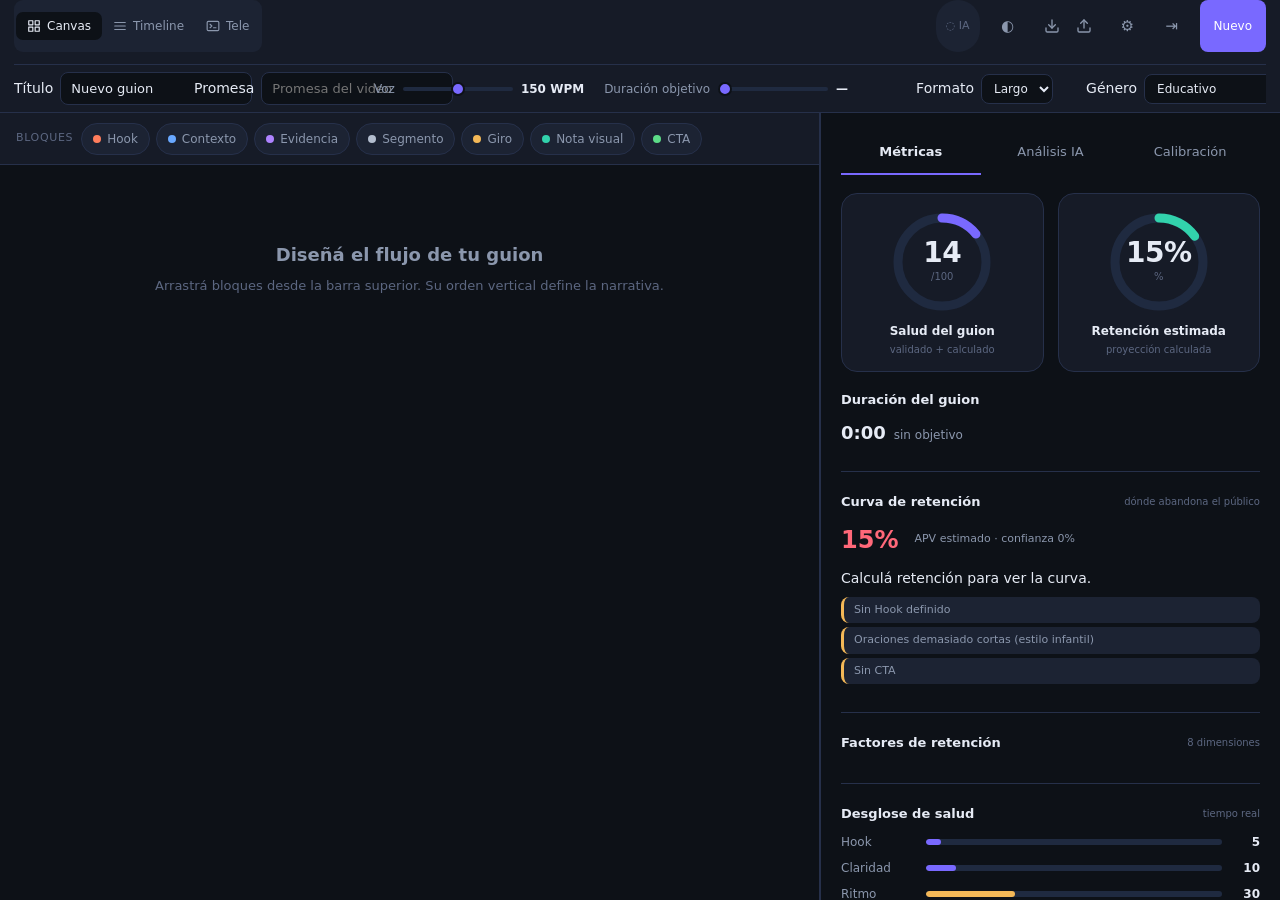
<file: index.html>
<!doctype html>
<html lang="es">
<head>
  <meta charset="utf-8">
  <meta name="viewport" content="width=device-width,initial-scale=1">
  <meta name="theme-color" content="#0d1117">
  <title>ScriptLab</title>
  <link rel="stylesheet" href="./styles.css">
</head>
<body>
  <header class="h">
    <nav class="seg" role="tablist" aria-label="Vistas">
      <button class="view on" data-view="canvas" title="Canvas">
        <svg width="14" height="14" viewBox="0 0 24 24" fill="none" stroke="currentColor" stroke-width="2" stroke-linecap="round" stroke-linejoin="round"><rect x="3" y="3" width="7" height="7"/><rect x="14" y="3" width="7" height="7"/><rect x="3" y="14" width="7" height="7"/><rect x="14" y="14" width="7" height="7"/></svg>
        <span>Canvas</span>
      </button>
      <button class="view" data-view="timeline" title="Timeline">
        <svg width="14" height="14" viewBox="0 0 24 24" fill="none" stroke="currentColor" stroke-width="2" stroke-linecap="round" stroke-linejoin="round"><line x1="3" y1="12" x2="21" y2="12"/><line x1="3" y1="6" x2="21" y2="6"/><line x1="3" y1="18" x2="21" y2="18"/></svg>
        <span>Timeline</span>
      </button>
      <button class="view" data-view="tele" title="Teleprompter">
        <svg width="14" height="14" viewBox="0 0 24 24" fill="none" stroke="currentColor" stroke-width="2" stroke-linecap="round" stroke-linejoin="round"><rect x="2" y="4" width="20" height="16" rx="2"/><path d="M7 15l3-3-3-3"/><path d="M13 15h4"/></svg>
        <span>Tele</span>
      </button>
    </nav>
    <div class="spacer"></div>
    <span id="ai-activity" class="ai-activity heuristic" title="Estado del diagnóstico local">◌ Heurístico</span>
    <button id="theme" class="icon-btn" title="Alternar tema" aria-label="Alternar tema">◐</button>
    <div class="export-wrap">
      <button id="import-btn" class="icon-btn" aria-label="Importar" title="Importar proyecto">
        <svg width="16" height="16" viewBox="0 0 24 24" fill="none" stroke="currentColor" stroke-width="2" stroke-linecap="round" stroke-linejoin="round"><path d="M21 15v4a2 2 0 0 1-2 2H5a2 2 0 0 1-2-2v-4"/><polyline points="7 10 12 15 17 10"/><line x1="12" y1="15" x2="12" y2="3"/></svg>
      </button>
      <input id="import-input" type="file" accept=".json,.md,.scriptlab.json" hidden>
      <button id="export" class="icon-btn" aria-label="Exportar" title="Exportar">
        <svg width="16" height="16" viewBox="0 0 24 24" fill="none" stroke="currentColor" stroke-width="2" stroke-linecap="round" stroke-linejoin="round"><path d="M21 15v4a2 2 0 0 1-2 2H5a2 2 0 0 1-2-2v-4"/><polyline points="17 8 12 3 7 8"/><line x1="12" y1="3" x2="12" y2="15"/></svg>
      </button>
      <div id="export-menu" class="export-menu" hidden>
        <button data-export="json">JSON</button>
        <button data-export="html">HTML</button>
        <button data-export="md">Markdown</button>
      </div>
    </div>
    <button id="ai" class="icon-btn" title="Configurar IA">⚙</button>
    <button id="toggle-right" class="icon-btn" title="Modo enfoque (ocultar panel)" aria-label="Modo enfoque">⇥</button>
    <button id="new" class="new-btn" title="Nuevo proyecto">Nuevo</button>
    <div class="meta-bar" id="meta-bar">
      <label class="field">Título<input id="title" type="text" placeholder="Título del guion"></label>
      <span class="div-v"></span>
      <label class="field">Promesa<input id="promise" type="text" placeholder="Promesa del video"></label>
      <span class="div-v"></span>
      <label class="slider">Voz <input id="wpm" type="range" min="115" max="185" value="150"><b id="wpm-value">150 WPM</b></label>
      <span class="div-v"></span>
      <label class="slider">Duración objetivo <input id="target-duration" type="range" min="0" max="3600" step="15" value="0" title="0 = sin objetivo"><b id="target-duration-value">—</b></label>
      <span class="div-v"></span>
      <label class="field" style="flex:0 0 auto">Formato<select id="proj-format" style="background:var(--bg);border:1px solid var(--border);border-radius:var(--r-sm);padding:6px 8px;font-size:12px"><option value="long">Largo</option><option value="short">Short</option></select></label>
      <label class="field" style="flex:0 0 auto">Género<select id="proj-genre" style="background:var(--bg);border:1px solid var(--border);border-radius:var(--r-sm);padding:6px 8px;font-size:12px"><option value="educativo">Educativo</option><option value="ensayo">Ensayo</option><option value="tutorial">Tutorial</option><option value="entretenimiento">Entretenimiento</option></select></label>
    </div>
  </header>

  <main class="m">
    <section class="editor">
      <nav class="palette-bar" id="palette-bar">
        <span class="palette-label">Bloques</span>
        <div id="palette" class="palette"></div>
      </nav>
      <section id="canvas" class="panel on">
        <div id="viewport"><div id="stage"><div id="flow"></div></div>
        <div id="empty"><h2>Diseñá el flujo de tu guion</h2><p>Arrastrá bloques desde la barra superior. Su orden vertical define la narrativa.</p></div></div>
      </section>
      <section id="timeline" class="panel"><h2>Timeline</h2><div id="timeline-list"></div></section>
      <section id="tele" class="panel">
        <div class="telebar">
          <button id="speak">▶ Leer</button><button id="pause-speak">Ⅱ</button><button id="prev-speak">◀</button><button id="next-speak">▶</button>
          <label>Velocidad <input id="rate" type="range" min=".8" max="1.3" step=".1" value="1"></label>
          <button id="full">Pantalla completa</button>
        </div>
        <article id="teletext"></article>
      </section>
    </section>

    <aside class="reader" id="reader">
      <div class="reader-handle" id="reader-handle" aria-label="Deslizar panel"></div>
      <div class="reader-overlay" id="reader-overlay" hidden></div>
      <div class="reader-inner">
        <nav class="reader-tabs reader-tabs-top" role="tablist" aria-label="Diagnóstico">
          <button class="reader-tab on" data-rtab="metrics" role="tab">Métricas</button>
          <button class="reader-tab" data-rtab="ia" role="tab">Análisis IA</button>
          <button class="reader-tab" data-rtab="calibration" role="tab">Calibración</button>
        </nav>
        <div class="reader-tabpage on" data-rtabpage="metrics" id="metrics-tabpage">
        <div id="calibration-indicator" class="cal-indicator"></div>
        <div class="hero">
          <div class="ring-card"><div class="ring"><svg width="104" height="104" viewBox="0 0 104 104"><circle cx="52" cy="52" r="44" fill="none" stroke="var(--track)" stroke-width="9"/><circle id="ring-health" cx="52" cy="52" r="44" fill="none" stroke="var(--purple)" stroke-width="9" stroke-linecap="round" stroke-dasharray="276.5" stroke-dashoffset="276.5" transform="rotate(-90 52 52)"/></svg><div class="ring-num"><b id="health-num">—</b><small>/100</small></div></div><div class="ring-name">Salud del guion</div><div class="ring-sub">validado + calculado</div></div>
          <div class="ring-card"><div class="ring"><svg width="104" height="104" viewBox="0 0 104 104"><circle cx="52" cy="52" r="44" fill="none" stroke="var(--track)" stroke-width="9"/><circle id="ring-retention" cx="52" cy="52" r="44" fill="none" stroke="var(--teal)" stroke-width="9" stroke-linecap="round" stroke-dasharray="276.5" stroke-dashoffset="276.5" transform="rotate(-90 52 52)"/></svg><div class="ring-num"><b id="retention-num">—</b><small>%</small></div></div><div class="ring-name">Retención estimada</div><div class="ring-sub">proyección calculada</div></div>
        </div>

        <!-- ZONA HEURÍSTICA -->
        <section class="sec" id="time-section"><div class="sec-h"><span class="sec-t">Duración del guion</span><span class="sec-hint" id="time-hint"></span></div><div id="time-meter"></div></section>
        <section class="sec"><div class="sec-h"><span class="sec-t">Curva de retención</span><span class="sec-hint">dónde abandona el público</span></div><div id="retention-summary" class="retention-summary"></div><div id="retention-curve-svg"></div><div id="retention-risks" class="retention-risks"></div><div id="retention-recs" class="retention-recs"></div></section>
        <section class="sec"><div class="sec-h"><span class="sec-t">Factores de retención</span><span class="sec-hint">8 dimensiones</span></div><div id="retention-factors-grid"></div></section>
        <section class="sec"><div class="sec-h"><span class="sec-t">Desglose de salud</span><span class="sec-hint">tiempo real</span></div><div id="health-breakdown"></div></section>
        <section class="sec"><div class="sec-h"><span class="sec-t">Carga cognitiva</span><span class="sec-hint">Miller 1956 · Sweller 1988</span></div><div id="cognitive-load"></div></section>
        <section class="sec"><div class="sec-h"><span class="sec-t">Estructura</span><span class="sec-hint">por tipo de bloque</span></div><div id="structure-chips" class="chips"></div></section>

        </div>

        <div class="reader-tabpage" data-rtabpage="ia" id="ia-tabpage">
          <div id="ia-locked" class="ia-locked">Activá el Modo IA en ⚙ para usar esta pestaña.</div>
          <div id="ia-content" hidden>
            <button id="run-deep" class="deep-btn" title="Corre los análisis semánticos profundos"><span class="deep-label">✦ Analizar a fondo</span><span class="deep-sub">repetición · ideas · ritmo · cobertura</span></button>
            <div id="deep-status"></div>
            <section class="sec" id="sentiment-section"><div class="sec-h"><span class="sec-t">Arco emocional</span><span class="sec-hint">IA en vivo</span></div><div id="sentiment-arc"></div></section>
            <section class="sec" id="deep-section"><details id="deep-details"><summary>Diagnóstico semántico</summary><div id="redundancy-block"></div><div id="extractive-block"></div><div id="density-block"></div><div id="gaps-block"></div></details></section>
          </div>
        </div>
        <div class="reader-tabpage" data-rtabpage="calibration">
          <section class="sec"><div class="sec-h"><span class="sec-t">Agregar métrica real</span><span class="sec-hint">de YouTube Studio</span></div>
          <p class="cal-copy">Cargá los datos después de publicar un video.</p>
          <form id="realScoreForm" class="cal-form">
            <label>Título del video *<input class="cal-input" name="video_title" required placeholder="Ej: Cómo retener audiencia"></label>
            <div class="cal-row">
              <label>Formato<select name="format"><option value="long">Video largo</option><option value="short">Short</option></select></label>
              <label>Género<select name="genre"><option value="educativo">Educativo</option><option value="ensayo">Ensayo</option><option value="tutorial">Tutorial</option><option value="entretenimiento">Entretenimiento</option></select></label>
            </div>
            <div class="cal-row">
              <label>Duración real (seg) *<input class="cal-input" type="number" min="1" name="duration_sec" required placeholder="720"></label>
              <label>APV real (%) *<input class="cal-input" type="number" min="1" max="100" step="0.1" name="real_apv_pct" required placeholder="42.5"></label>
            </div>
            <label>APV predicho (%)<input class="cal-input" type="number" min="0" max="100" step="0.1" name="predicted_apv_pct" placeholder="45"></label>
            <button type="submit" class="cal-submit">Agregar registro</button>
          </form></section>
          <section class="sec"><div class="sec-h"><span class="sec-t">Buckets por formato + género</span><span class="sec-hint">mínimo 5 para recalibrar</span></div><div id="cal-buckets"></div></section>
          <section class="sec"><div class="sec-h"><span class="sec-t">Predicho vs real</span></div><div id="cal-comparison"></div></section>
          <section class="sec"><div class="sec-h"><span class="sec-t">Historial</span></div><div id="cal-history"></div></section>
        </div>

        <div class="legend">Todo se procesa localmente en tu navegador.<br><a href="./SCRIPT-LAB-METRICAS-Y-FUENTES.md" target="_blank">Ver fórmulas y fuentes completas</a>.</div>
      </div>
    </aside>
  </main>

  <dialog id="aidialog" class="ai-sheet">
    <div class="ai-sheet-body">
      <div class="sheet-head"><h2>Motor de análisis</h2><button id="close-ai" type="button" class="sheet-close" aria-label="Cerrar">×</button></div>
      <p class="sheet-copy">Elegí un modo. Tu guion permanece en este navegador.</p>
      <div class="mode-switch"><button id="mode-basic" type="button">Heurístico</button><button id="mode-ai" type="button">Modo IA</button></div>
      <section id="ai-download-area" hidden>
        <p class="browser-store">Se descargarán 2 modelos locales (~110 MB): embeddings multilingüe + sentimiento español. Todo queda guardado en este navegador.</p>
        <div id="ia-state-copy" class="basic-state">Análisis IA: alineación semántica, repetición, ritmo de temas, cobertura y arco emocional. Se ejecuta localmente cuando los modelos están listos.</div>
        <button id="download-model" type="button" class="primary-sheet">Descargar 2 modelos (~110 MB)</button>
        <div id="model-ready-state" class="model-complete" hidden>✓ Modelos listos en este navegador.</div>
        <progress id="model-download-progress" max="100" value="0" hidden></progress>
        <small id="model-download-status" class="download-status"></small>
        <div id="model-complete" class="model-complete" hidden>✓ 2 modelos listos. Ya podés cerrar esta ventana.</div>
      </section>
      <div id="basic-state" class="basic-state">Análisis de estructura, duración, claridad y ritmo. No requiere descarga.</div>
    </div>
  </dialog>

  <script src="./diagnostics.js"></script>
  <script type="module" src="./main.js"></script>
</body>
</html>
</file>
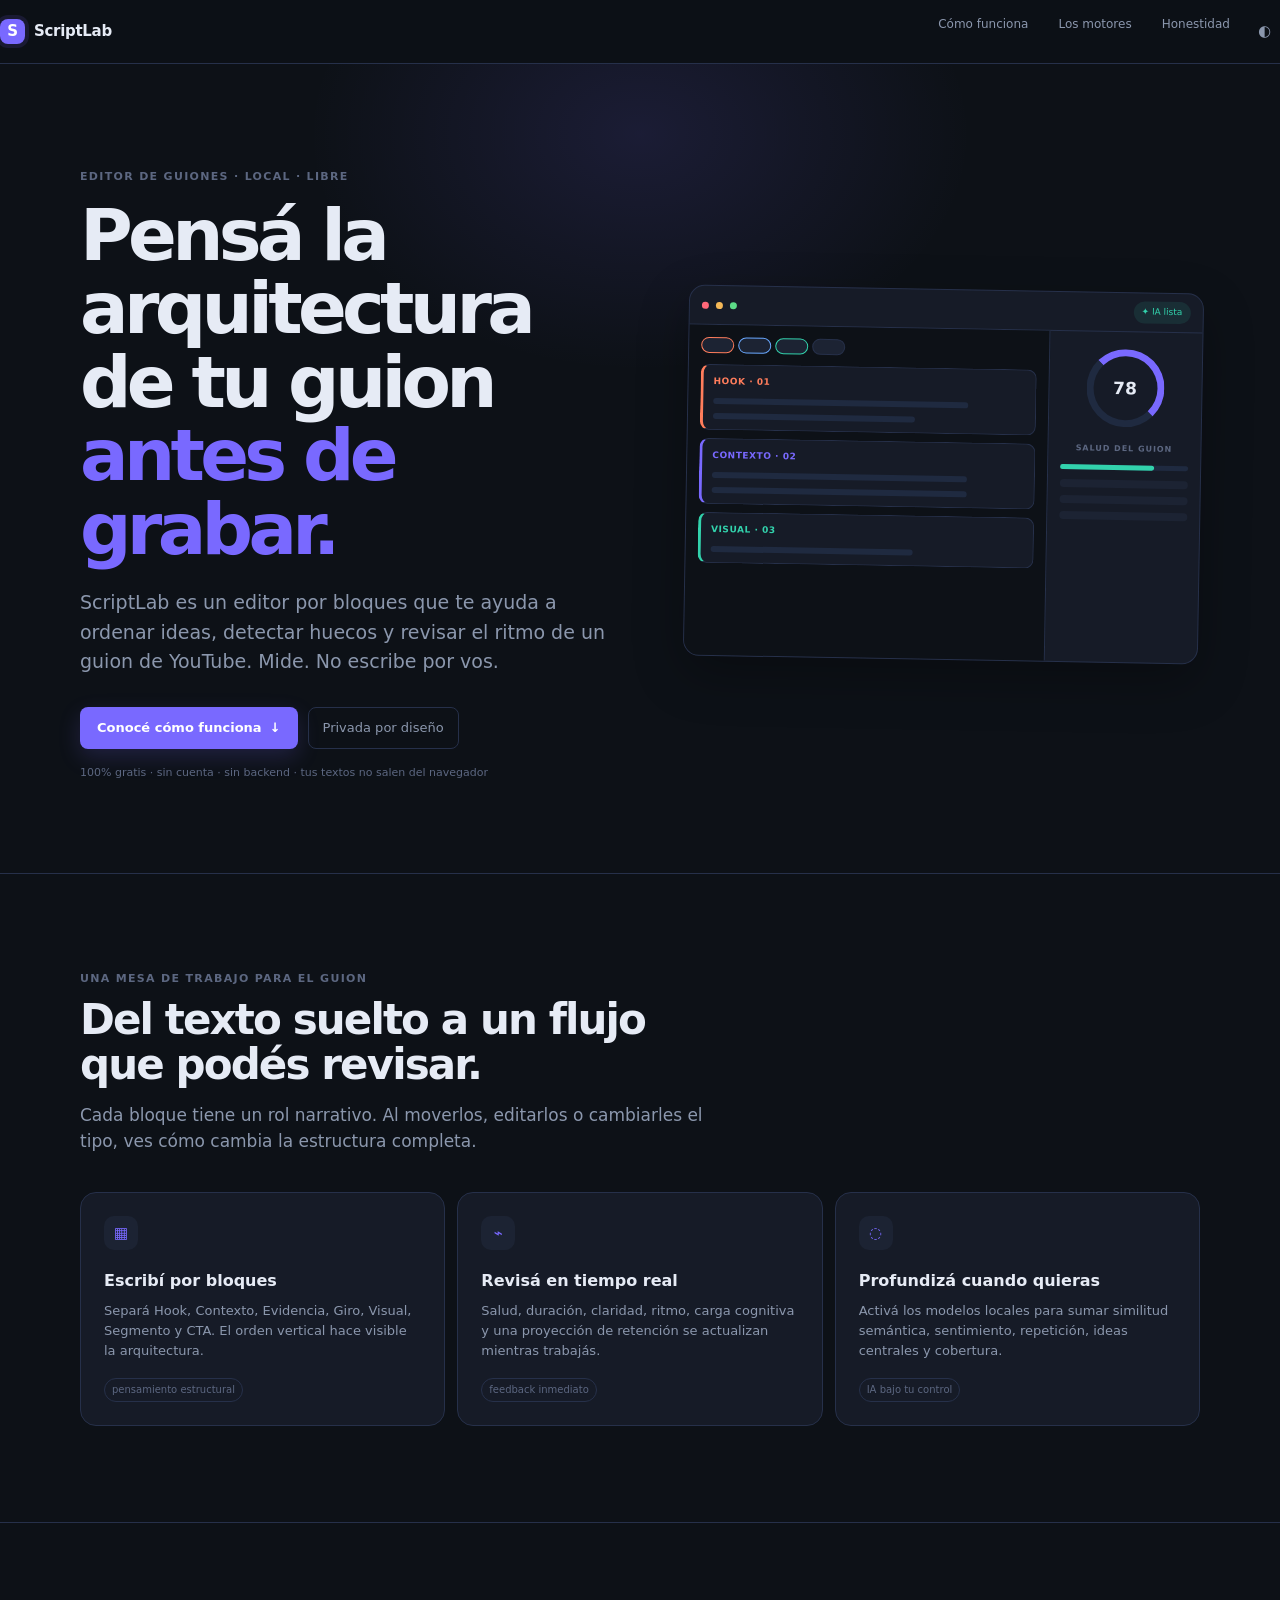
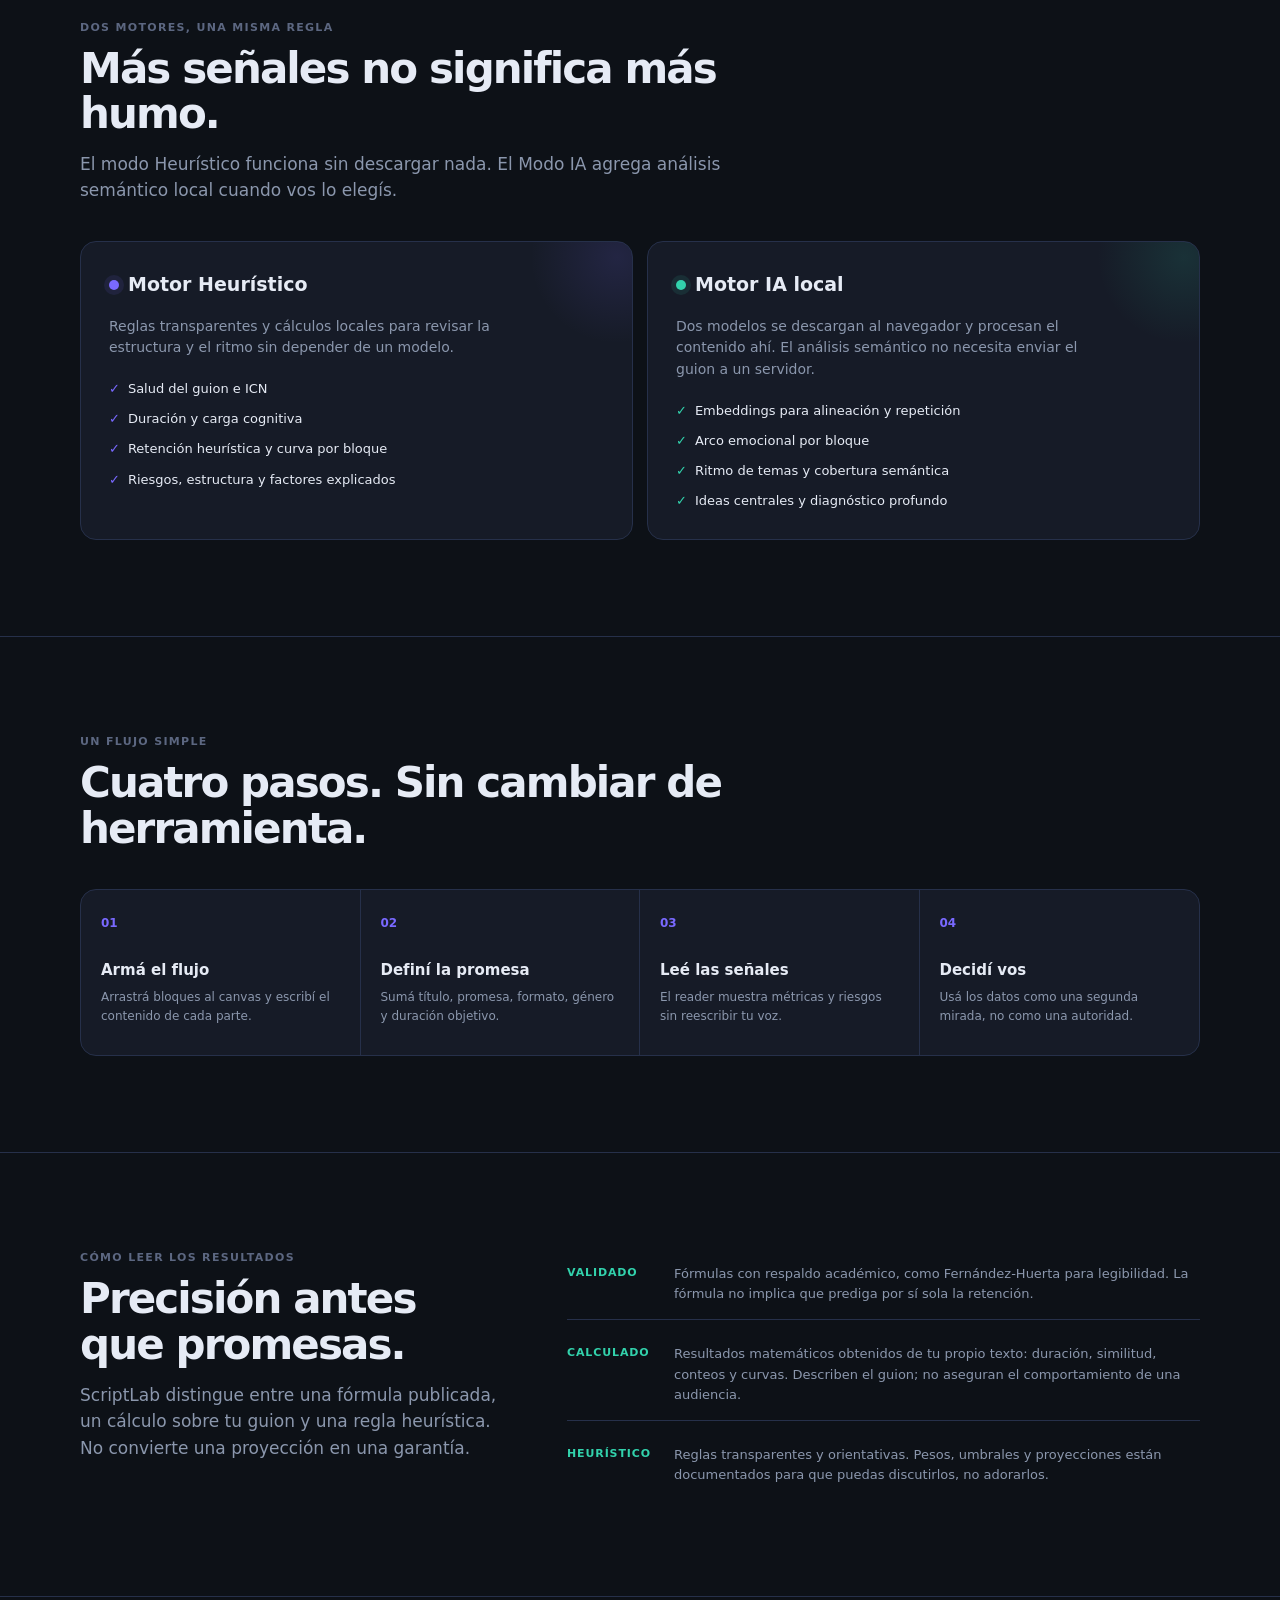
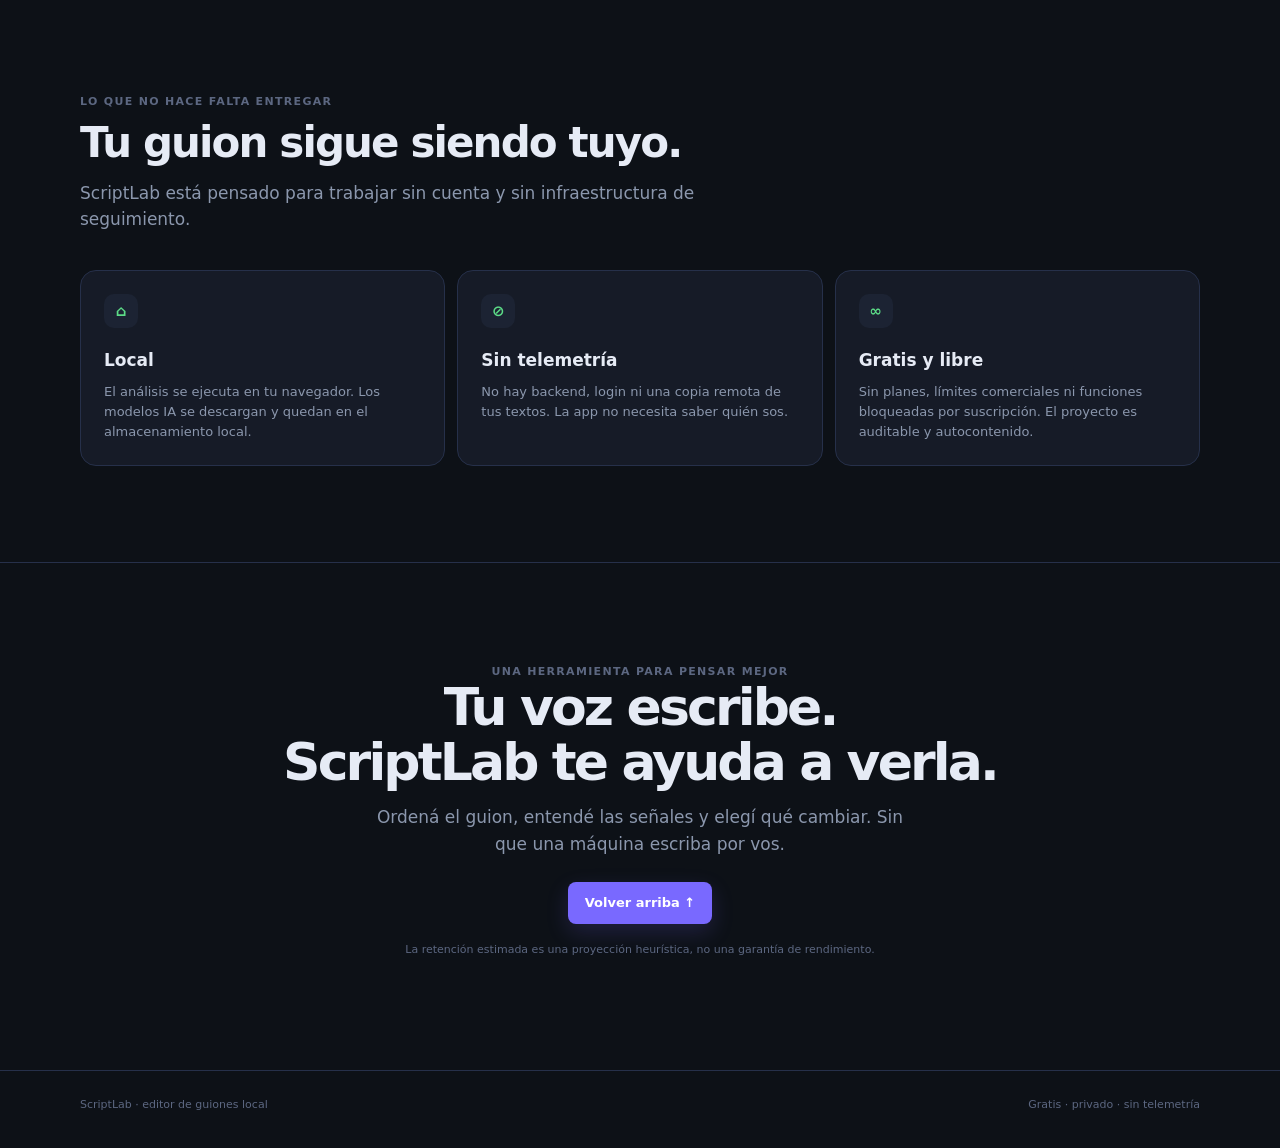
<file: landing.html>
<!doctype html>
<html lang="es">
<head>
<meta charset="utf-8">
<meta name="viewport" content="width=device-width,initial-scale=1">
<meta name="theme-color" content="#0d1117">
<meta name="description" content="ScriptLab: editor por bloques para pensar la arquitectura de tus guiones de YouTube. Gratis, privado y local.">
<title>ScriptLab — Pensá el guion antes de grabar</title>
<style>
:root{
  --bg:#0d1117;--panel:#161b27;--panel2:#1c2333;--border:#26304a;--track:#1f2a40;
  --text:#e6ebf5;--muted:#8b97ad;--faint:#5c6781;--purple:#7969ff;--teal:#32d2ac;
  --good:#5cdb87;--warn:#f4b857;--bad:#ff6879;--hook:#ff7d5c;--blue:#69a8ff;
  --r:12px;--r-sm:8px;--r-lg:16px;--shadow:0 18px 50px rgba(0,0,0,.28);
  --ease:.22s cubic-bezier(.4,0,.2,1)
}
body.light{--bg:#f5f7fa;--panel:#fff;--panel2:#eef1f6;--border:#dfe4ec;--track:#e6eaf0;--text:#1a1f2e;--muted:#5a6577;--faint:#8995a9;--shadow:0 14px 36px rgba(35,48,75,.12)}
*{box-sizing:border-box;margin:0;padding:0}html{scroll-behavior:smooth}body{background:var(--bg);color:var(--text);font:15px/1.55 -apple-system,BlinkMacSystemFont,"SF Pro Text","Segoe UI",system-ui,sans-serif;-webkit-font-smoothing:antialiased;transition:background-color .2s,color .2s}button,a{font:inherit}button{border:0;cursor:pointer;color:inherit;background:none}a{color:inherit;text-decoration:none}.wrap{width:min(1120px,calc(100% - 40px));margin:auto}.eyebrow{font-size:11px;letter-spacing:.12em;text-transform:uppercase;color:var(--faint);font-weight:650}.muted{color:var(--muted)}
.topbar{height:64px;display:flex;align-items:center;justify-content:space-between;border-bottom:1px solid var(--border);background:color-mix(in srgb,var(--bg) 88%,transparent);backdrop-filter:blur(14px);position:sticky;top:0;z-index:20}.brand{display:flex;align-items:center;gap:9px;font-size:15px;font-weight:650;letter-spacing:-.02em}.brand-mark{width:25px;height:25px;border-radius:8px;background:var(--purple);display:grid;place-items:center;color:#fff;box-shadow:0 0 0 4px rgba(121,105,255,.12)}.top-actions{display:flex;gap:8px;align-items:center}.theme-btn,.nav-link{height:34px;padding:0 11px;border-radius:8px;color:var(--muted);font-size:12px;transition:var(--ease)}.theme-btn:hover,.nav-link:hover{background:var(--panel2);color:var(--text)}.theme-btn{font-size:15px;padding:0 9px}
.hero{padding:104px 0 92px;position:relative;overflow:hidden}.hero:before{content:"";position:absolute;width:700px;height:500px;left:50%;top:-180px;transform:translateX(-50%);background:radial-gradient(ellipse,rgba(121,105,255,.13),transparent 67%);pointer-events:none}.hero-grid{display:grid;grid-template-columns:1.02fr .98fr;align-items:center;gap:70px;position:relative}.hero h1{font-size:clamp(42px,6vw,72px);line-height:1.02;letter-spacing:-.065em;font-weight:650;max-width:700px;margin:14px 0 22px}.hero h1 em{font-style:normal;color:var(--purple)}.hero-lead{font-size:19px;line-height:1.55;color:var(--muted);max-width:580px}.hero-actions{display:flex;gap:10px;align-items:center;margin-top:30px;flex-wrap:wrap}.primary{display:inline-flex;align-items:center;gap:8px;background:var(--purple);color:#fff;padding:11px 17px;border-radius:var(--r-sm);font-size:13px;font-weight:650;transition:var(--ease);box-shadow:0 8px 22px rgba(121,105,255,.18)}.primary:hover{transform:translateY(-2px);opacity:.92}.secondary{display:inline-flex;align-items:center;gap:7px;padding:10px 14px;border:1px solid var(--border);border-radius:var(--r-sm);color:var(--muted);font-size:13px;transition:var(--ease)}.secondary:hover{border-color:var(--purple);color:var(--text);background:var(--panel)}.hero-note{font-size:11px;color:var(--faint);margin-top:15px}
/* Miniature real app preview */
.app-preview{background:var(--panel);border:1px solid var(--border);border-radius:var(--r-lg);box-shadow:var(--shadow);overflow:hidden;transform:rotate(1deg)}.preview-head{height:39px;border-bottom:1px solid var(--border);display:flex;align-items:center;gap:7px;padding:0 12px}.preview-dot{width:7px;height:7px;border-radius:50%;background:var(--border)}.preview-dot:nth-child(1){background:var(--bad)}.preview-dot:nth-child(2){background:var(--warn)}.preview-dot:nth-child(3){background:var(--good)}.preview-pill{margin-left:auto;color:var(--teal);background:rgba(50,210,172,.1);padding:4px 8px;border-radius:99px;font-size:9px}.preview-body{display:grid;grid-template-columns:1fr 152px;min-height:330px}.preview-editor{padding:12px;border-right:1px solid var(--border);background:var(--bg)}.preview-palette{display:flex;gap:4px;margin-bottom:11px}.preview-palette i{height:16px;width:33px;border-radius:99px;background:var(--panel2);border:1px solid var(--border)}.preview-palette i:first-child{border-color:var(--hook)}.preview-palette i:nth-child(2){border-color:var(--blue)}.preview-palette i:nth-child(3){border-color:var(--teal)}.fake-block{border:1px solid var(--border);border-left:3px solid var(--hook);border-radius:9px;background:var(--panel);padding:10px;margin-bottom:8px}.fake-block:nth-child(3){border-left-color:var(--purple)}.fake-block:nth-child(4){border-left-color:var(--teal)}.fake-label{font-size:9px;color:var(--hook);font-weight:700;letter-spacing:.06em;text-transform:uppercase}.fake-block:nth-child(3) .fake-label{color:var(--purple)}.fake-block:nth-child(4) .fake-label{color:var(--teal)}.fake-line{height:6px;background:var(--track);border-radius:5px;margin-top:9px}.fake-line.short{width:65%}.fake-line.mid{width:82%}.preview-reader{padding:12px}.fake-ring{width:78px;height:78px;border-radius:50%;border:7px solid var(--track);border-top-color:var(--purple);border-right-color:var(--purple);margin:5px auto 16px;display:grid;place-items:center}.fake-ring b{font-size:17px}.fake-bar{height:5px;border-radius:5px;background:var(--track);margin:10px 0}.fake-bar i{display:block;width:74%;height:100%;border-radius:5px;background:var(--teal)}.fake-mini{height:8px;width:100%;border-radius:5px;background:var(--panel2);margin:8px 0}.fake-mini:nth-child(2){width:78%}.fake-mini:nth-child(3){width:88%}
.section{padding:96px 0;border-top:1px solid var(--border)}.section-head{max-width:650px;margin-bottom:38px}.section h2{font-size:clamp(28px,4vw,42px);line-height:1.08;letter-spacing:-.045em;margin-top:10px;font-weight:640}.section-lead{color:var(--muted);font-size:17px;margin-top:14px;max-width:650px}.three{display:grid;grid-template-columns:repeat(3,1fr);gap:12px}.card{background:var(--panel);border:1px solid var(--border);border-radius:var(--r-lg);padding:23px;transition:var(--ease)}.card:hover{transform:translateY(-3px);border-color:color-mix(in srgb,var(--purple) 55%,var(--border))}.icon{width:34px;height:34px;display:grid;place-items:center;border-radius:10px;background:var(--panel2);color:var(--purple);font-weight:700;margin-bottom:19px}.card h3{font-size:16px;margin-bottom:7px}.card p{color:var(--muted);font-size:13px}.tag{display:inline-block;color:var(--faint);font-size:10px;margin-top:17px;padding:3px 7px;border:1px solid var(--border);border-radius:99px}
.split{display:grid;grid-template-columns:1fr 1fr;gap:14px}.engine{padding:28px;background:var(--panel);border:1px solid var(--border);border-radius:var(--r-lg);position:relative;overflow:hidden}.engine:after{content:"";position:absolute;width:180px;height:180px;right:-75px;top:-75px;border-radius:50%;background:radial-gradient(circle,rgba(50,210,172,.12),transparent 68%)}.engine.heuristic:after{background:radial-gradient(circle,rgba(121,105,255,.13),transparent 68%)}.engine-title{display:flex;align-items:center;gap:9px;margin-bottom:16px}.engine-dot{width:10px;height:10px;border-radius:50%;background:var(--teal);box-shadow:0 0 0 5px rgba(50,210,172,.1)}.heuristic .engine-dot{background:var(--purple);box-shadow:0 0 0 5px rgba(121,105,255,.1)}.engine h3{font-size:19px}.engine p{color:var(--muted);font-size:14px;max-width:440px}.engine ul{list-style:none;margin-top:20px;display:grid;gap:10px}.engine li{font-size:13px;color:var(--text);display:flex;gap:8px}.engine li:before{content:"✓";color:var(--teal);font-weight:700}.heuristic li:before{color:var(--purple)}
.steps{display:grid;grid-template-columns:repeat(4,1fr);gap:0;border:1px solid var(--border);border-radius:var(--r-lg);overflow:hidden;background:var(--panel)}.step{padding:24px 20px;min-height:165px;border-right:1px solid var(--border)}.step:last-child{border-right:0}.step-num{color:var(--purple);font-size:12px;font-weight:700;margin-bottom:26px}.step h3{font-size:15px;margin-bottom:6px}.step p{color:var(--muted);font-size:12px}
.honesty{display:grid;grid-template-columns:.8fr 1.2fr;gap:65px;align-items:start}.honesty-copy p{font-size:17px;color:var(--muted);margin-top:15px}.honesty-list{display:grid;gap:9px}.honesty-item{display:grid;grid-template-columns:92px 1fr;gap:15px;padding:15px 0;border-bottom:1px solid var(--border)}.honesty-item:last-child{border-bottom:0}.honesty-label{font-size:11px;text-transform:uppercase;letter-spacing:.08em;font-weight:700;color:var(--teal)}.honesty-item p{font-size:13px;color:var(--muted)}
.privacy{display:grid;grid-template-columns:repeat(3,1fr);gap:12px}.privacy .card{min-height:180px}.privacy strong{display:block;font-size:17px;margin-bottom:8px}.privacy .icon{color:var(--good)}
.final{padding:100px 0 112px;text-align:center;border-top:1px solid var(--border)}.final h2{font-size:clamp(30px,5vw,52px);letter-spacing:-.055em;line-height:1.05}.final p{max-width:530px;margin:15px auto 25px;color:var(--muted);font-size:17px}.fineprint{font-size:11px;color:var(--faint);margin-top:17px}.footer{border-top:1px solid var(--border);padding:25px 0 35px;color:var(--faint);font-size:11px;display:flex;justify-content:space-between;gap:15px}.footer a:hover{color:var(--text)}
@media(max-width:850px){.hero-grid,.honesty{grid-template-columns:1fr;gap:42px}.hero{padding-top:75px}.hero h1{max-width:600px}.app-preview{max-width:650px}.three,.privacy{grid-template-columns:1fr}.steps{grid-template-columns:repeat(2,1fr)}.step:nth-child(2){border-right:0}.step:nth-child(-n+2){border-bottom:1px solid var(--border)}.step:nth-child(3){border-right:1px solid var(--border)}}
@media(max-width:560px){.wrap{width:min(100% - 28px,1120px)}.topbar{height:58px}.nav-link{display:none}.hero{padding:60px 0 68px}.hero h1{font-size:43px}.hero-lead{font-size:17px}.preview-body{grid-template-columns:1fr 125px}.section{padding:70px 0}.steps{grid-template-columns:1fr}.step,.step:nth-child(3){border-right:0;border-bottom:1px solid var(--border)}.step:last-child{border-bottom:0}.honesty-item{grid-template-columns:1fr;gap:5px}.footer{display:block}.footer span{display:block;margin-bottom:8px}}
</style>
</head>
<body>
<header class="topbar"><div class="wrap" style="display:flex;align-items:center;justify-content:space-between;width:100%"><a class="brand" href="#inicio"><span class="brand-mark">S</span><span>ScriptLab</span></a><div class="top-actions"><a class="nav-link" href="#como-funciona">Cómo funciona</a><a class="nav-link" href="#motores">Los motores</a><a class="nav-link" href="#honestidad">Honestidad</a><button class="theme-btn" id="theme" aria-label="Cambiar tema" title="Cambiar tema">◐</button></div></div></header>
<main id="inicio">
<section class="hero"><div class="wrap hero-grid"><div><div class="eyebrow">Editor de guiones · local · libre</div><h1>Pensá la arquitectura de tu guion <em>antes de grabar.</em></h1><p class="hero-lead">ScriptLab es un editor por bloques que te ayuda a ordenar ideas, detectar huecos y revisar el ritmo de un guion de YouTube. Mide. No escribe por vos.</p><div class="hero-actions"><a class="primary" href="#como-funciona">Conocé cómo funciona <span>↓</span></a><a class="secondary" href="#privacidad">Privada por diseño</a></div><p class="hero-note">100% gratis · sin cuenta · sin backend · tus textos no salen del navegador</p></div><div class="app-preview" aria-label="Vista previa de ScriptLab"><div class="preview-head"><i class="preview-dot"></i><i class="preview-dot"></i><i class="preview-dot"></i><span class="preview-pill">✦ IA lista</span></div><div class="preview-body"><div class="preview-editor"><div class="preview-palette"><i></i><i></i><i></i><i></i></div><div class="fake-block"><div class="fake-label">Hook · 01</div><div class="fake-line mid"></div><div class="fake-line short"></div></div><div class="fake-block"><div class="fake-label">Contexto · 02</div><div class="fake-line mid"></div><div class="fake-line mid"></div></div><div class="fake-block"><div class="fake-label">Visual · 03</div><div class="fake-line short"></div></div></div><div class="preview-reader"><div class="fake-ring"><b>78</b></div><div class="eyebrow" style="text-align:center;font-size:8px">Salud del guion</div><div class="fake-bar"><i></i></div><div class="fake-mini"></div><div class="fake-mini"></div><div class="fake-mini"></div></div></div></div></div></section>
<section class="section" id="que-es"><div class="wrap"><div class="section-head"><div class="eyebrow">Una mesa de trabajo para el guion</div><h2>Del texto suelto a un flujo que podés revisar.</h2><p class="section-lead">Cada bloque tiene un rol narrativo. Al moverlos, editarlos o cambiarles el tipo, ves cómo cambia la estructura completa.</p></div><div class="three"><article class="card"><div class="icon">▦</div><h3>Escribí por bloques</h3><p>Separá Hook, Contexto, Evidencia, Giro, Visual, Segmento y CTA. El orden vertical hace visible la arquitectura.</p><span class="tag">pensamiento estructural</span></article><article class="card"><div class="icon">⌁</div><h3>Revisá en tiempo real</h3><p>Salud, duración, claridad, ritmo, carga cognitiva y una proyección de retención se actualizan mientras trabajás.</p><span class="tag">feedback inmediato</span></article><article class="card"><div class="icon">◌</div><h3>Profundizá cuando quieras</h3><p>Activá los modelos locales para sumar similitud semántica, sentimiento, repetición, ideas centrales y cobertura.</p><span class="tag">IA bajo tu control</span></article></div></div></section>
<section class="section" id="motores"><div class="wrap"><div class="section-head"><div class="eyebrow">Dos motores, una misma regla</div><h2>Más señales no significa más humo.</h2><p class="section-lead">El modo Heurístico funciona sin descargar nada. El Modo IA agrega análisis semántico local cuando vos lo elegís.</p></div><div class="split"><article class="engine heuristic"><div class="engine-title"><i class="engine-dot"></i><h3>Motor Heurístico</h3></div><p>Reglas transparentes y cálculos locales para revisar la estructura y el ritmo sin depender de un modelo.</p><ul><li>Salud del guion e ICN</li><li>Duración y carga cognitiva</li><li>Retención heurística y curva por bloque</li><li>Riesgos, estructura y factores explicados</li></ul></article><article class="engine"><div class="engine-title"><i class="engine-dot"></i><h3>Motor IA local</h3></div><p>Dos modelos se descargan al navegador y procesan el contenido ahí. El análisis semántico no necesita enviar el guion a un servidor.</p><ul><li>Embeddings para alineación y repetición</li><li>Arco emocional por bloque</li><li>Ritmo de temas y cobertura semántica</li><li>Ideas centrales y diagnóstico profundo</li></ul></article></div></div></section>
<section class="section" id="como-funciona"><div class="wrap"><div class="section-head"><div class="eyebrow">Un flujo simple</div><h2>Cuatro pasos. Sin cambiar de herramienta.</h2></div><div class="steps"><article class="step"><div class="step-num">01</div><h3>Armá el flujo</h3><p>Arrastrá bloques al canvas y escribí el contenido de cada parte.</p></article><article class="step"><div class="step-num">02</div><h3>Definí la promesa</h3><p>Sumá título, promesa, formato, género y duración objetivo.</p></article><article class="step"><div class="step-num">03</div><h3>Leé las señales</h3><p>El reader muestra métricas y riesgos sin reescribir tu voz.</p></article><article class="step"><div class="step-num">04</div><h3>Decidí vos</h3><p>Usá los datos como una segunda mirada, no como una autoridad.</p></article></div></div></section>
<section class="section" id="honestidad"><div class="wrap honesty"><div class="honesty-copy"><div class="eyebrow">Cómo leer los resultados</div><h2>Precisión antes que promesas.</h2><p>ScriptLab distingue entre una fórmula publicada, un cálculo sobre tu guion y una regla heurística. No convierte una proyección en una garantía.</p></div><div class="honesty-list"><div class="honesty-item"><div class="honesty-label">Validado</div><p>Fórmulas con respaldo académico, como Fernández-Huerta para legibilidad. La fórmula no implica que prediga por sí sola la retención.</p></div><div class="honesty-item"><div class="honesty-label">Calculado</div><p>Resultados matemáticos obtenidos de tu propio texto: duración, similitud, conteos y curvas. Describen el guion; no aseguran el comportamiento de una audiencia.</p></div><div class="honesty-item"><div class="honesty-label">Heurístico</div><p>Reglas transparentes y orientativas. Pesos, umbrales y proyecciones están documentados para que puedas discutirlos, no adorarlos.</p></div></div></div></section>
<section class="section" id="privacidad"><div class="wrap"><div class="section-head"><div class="eyebrow">Lo que no hace falta entregar</div><h2>Tu guion sigue siendo tuyo.</h2><p class="section-lead">ScriptLab está pensado para trabajar sin cuenta y sin infraestructura de seguimiento.</p></div><div class="privacy"><article class="card"><div class="icon">⌂</div><strong>Local</strong><p>El análisis se ejecuta en tu navegador. Los modelos IA se descargan y quedan en el almacenamiento local.</p></article><article class="card"><div class="icon">⊘</div><strong>Sin telemetría</strong><p>No hay backend, login ni una copia remota de tus textos. La app no necesita saber quién sos.</p></article><article class="card"><div class="icon">∞</div><strong>Gratis y libre</strong><p>Sin planes, límites comerciales ni funciones bloqueadas por suscripción. El proyecto es auditable y autocontenido.</p></article></div></div></section>
<section class="final"><div class="wrap"><div class="eyebrow">Una herramienta para pensar mejor</div><h2>Tu voz escribe.<br>ScriptLab te ayuda a verla.</h2><p>Ordená el guion, entendé las señales y elegí qué cambiar. Sin que una máquina escriba por vos.</p><a class="primary" href="#inicio">Volver arriba ↑</a><div class="fineprint">La retención estimada es una proyección heurística, no una garantía de rendimiento.</div></div></section>
</main>
<footer class="footer"><div class="wrap" style="display:flex;justify-content:space-between;gap:18px"><span>ScriptLab · editor de guiones local</span><span>Gratis · privado · sin telemetría</span></div></footer>
<script>
(function(){
  const key='scriptlab-landing-theme';const saved=localStorage.getItem(key);if(saved==='light')document.body.classList.add('light');
  const btn=document.getElementById('theme');
  function paint(){const light=document.body.classList.contains('light');btn.textContent=light?'☼':'◐';btn.setAttribute('aria-label',light?'Usar tema oscuro':'Usar tema claro');document.querySelector('meta[name="theme-color"]').content=light?'#f5f7fa':'#0d1117'}
  btn.addEventListener('click',function(){document.body.classList.toggle('light');localStorage.setItem(key,document.body.classList.contains('light')?'light':'dark');paint()});paint();
})();
</script>
</body>
</html>
</file>
<file: styles.css>
/* ScriptLab v4 — styles.css
   Design tokens (CSS vars) + layout 2 zonas (editor + reader 460px) +
   dark/light simétricos + componentes wireframe v4 + responsive (D12: CSS
   preparado en H3, JS de bottom-sheet en H4).
   Estética: Apple-minimal. system font, espacio negativo, micro-animaciones. */

:root{
  --bg:#0d1117; --panel:#161b27; --panel2:#1c2333; --border:#26304a; --track:#1f2a40;
  --text:#e6ebf5; --muted:#8b97ad; --faint:#5c6781;
  --purple:#7969ff; --teal:#32d2ac; --good:#5cdb87; --warn:#f4b857; --bad:#ff6879;
  --hook:#ff7d5c; --ctx:#69a8ff; --evid:#ae83ff; --segm:#b3bdce; --giro:#f4b857; --vis:#32d2ac; --cta:#5cdb87;
  --r:12px; --r-sm:8px; --r-lg:16px;
  --shadow:0 8px 24px rgba(0,0,0,.3);
  --tr:.2s cubic-bezier(.4,0,.2,1);
}
body.light{
  --bg:#f5f7fa; --panel:#ffffff; --panel2:#eef1f6; --border:#dfe4ec; --track:#e6eaf0;
  --text:#1a1f2e; --muted:#5a6577; --faint:#9aa5b8;
  --shadow:0 4px 12px rgba(0,0,0,.08);
}

*{box-sizing:border-box;margin:0;padding:0}
html,body{height:100%;overflow:hidden}
body{
  background:var(--bg); color:var(--text);
  font:14px/1.5 -apple-system,BlinkMacSystemFont,"SF Pro Text","Segoe UI",system-ui,sans-serif;
  -webkit-font-smoothing:antialiased;
  display:flex; flex-direction:column;
}
button,input,select,textarea{font:inherit;color:inherit}
button{cursor:pointer;background:none;border:0}
.spacer{flex:1}

/* ===== HEADER SLIM — 2 filas (navegación + meta bar auto-hide) ===== */
.h{
  display:flex; flex-wrap:wrap; align-items:center; gap:12px; padding:0 14px;
  border-bottom:1px solid var(--border); background:var(--panel); flex-shrink:0;
  transition:padding .2s;
}
.h > .brand, .h > .seg, .h > .spacer, .h > .mini, .h > #ai-activity, .h > .icon-btn,
.h > .export-wrap, .h > .new-btn { height:52px; display:flex; align-items:center; }
.brand{font-weight:600;font-size:15px;letter-spacing:-.01em;white-space:nowrap}
.brand i{color:var(--purple);font-style:normal}
.seg{display:flex;background:var(--panel2);border-radius:9px;padding:2px}
.seg button{
  display:flex;align-items:center;gap:6px;color:var(--muted);font-size:12px;
  padding:5px 11px;border-radius:7px;transition:var(--tr);
}
.seg button.on{background:var(--bg);color:var(--text)}
.seg button:hover:not(.on){color:var(--text)}
.mini{display:flex;gap:14px;font-size:12px;color:var(--muted)}
.mini-ring{display:flex;align-items:center;gap:6px;white-space:nowrap}
.mini-ring b{color:var(--text);font-variant-numeric:tabular-nums}
.dot{width:8px;height:8px;border-radius:50%;display:inline-block}
.ai-activity{
  display:flex;align-items:center;gap:5px;font-size:11px;font-weight:500;
  padding:5px 10px;border-radius:99px;white-space:nowrap;
}
.ai-activity.heuristic{color:var(--faint);background:var(--panel2)}
.ai-activity.loading{color:var(--warn);background:rgba(244,184,87,.1)}
.ai-activity.semantic{color:var(--teal);background:rgba(50,210,172,.1)}
.ai-activity.error{color:var(--bad);background:rgba(255,104,121,.1)}
.ai-activity{position:relative}
.ai-activity::after{content:attr(data-detail);position:absolute;right:0;top:calc(100% + 8px);min-width:190px;max-width:260px;padding:8px 10px;border:1px solid var(--border);border-radius:var(--r-sm);background:var(--panel);color:var(--muted);box-shadow:var(--shadow);font-size:11px;line-height:1.35;white-space:normal;opacity:0;pointer-events:none;transform:translateY(-3px);transition:opacity .15s,transform .15s;z-index:120}
.ai-activity:hover::after,.ai-activity:focus-visible::after{opacity:1;transform:translateY(0)}
.icon-btn{
  width:32px;height:32px;display:flex;align-items:center;justify-content:center;
  color:var(--muted);border-radius:8px;transition:var(--tr);font-size:15px;
}
.icon-btn:hover{background:var(--panel2);color:var(--text)}
.export-wrap{position:relative}
.export-menu{
  position:absolute;top:42px;right:0;background:var(--panel);border:1px solid var(--border);
  border-radius:var(--r-sm);box-shadow:var(--shadow);z-index:100;min-width:120px;overflow:hidden;
}
.export-menu button{display:block;width:100%;text-align:left;padding:9px 14px;font-size:13px;color:var(--muted)}
.export-menu button:hover{background:var(--panel2);color:var(--text)}
.new-btn{
  background:var(--purple);color:#fff;padding:6px 14px;border-radius:8px;
  font-size:12px;font-weight:500;transition:var(--tr);
}
.new-btn:hover{opacity:.88}

/* FILA 2: META BAR (auto-hide al scrollear canvas hacia abajo) */
.meta-bar{
  flex:1 1 100%;display:flex;align-items:center;gap:10px;padding:8px 0;
  border-top:1px solid var(--border);transition:height .25s,opacity .25s,padding .25s,margin .25s;
  overflow:hidden;height:48px;
}
.h.meta-hidden .meta-bar{height:0;opacity:0;padding:0;margin:0;border-top-color:transparent;pointer-events:none}
.meta-bar .field{display:flex;align-items:center;gap:7px;flex:1;min-width:160px}
.meta-bar .field input[type=text]{
  flex:1;background:var(--bg);border:1px solid var(--border);border-radius:var(--r-sm);
  padding:6px 10px;font-size:13px;
}
.meta-bar .field input[type=text]:focus{outline:none;border-color:var(--purple)}
.meta-bar .slider{display:flex;align-items:center;gap:8px;font-size:12px;color:var(--muted);white-space:nowrap}
.meta-bar .slider b{color:var(--text);font-variant-numeric:tabular-nums;min-width:60px}
.meta-bar .slider input[type=range]{-webkit-appearance:none;appearance:none;width:110px;height:4px;background:var(--track);border-radius:99px;outline:none}
.meta-bar .slider input[type=range]::-webkit-slider-thumb{-webkit-appearance:none;width:14px;height:14px;border-radius:50%;background:var(--purple);cursor:pointer;border:2px solid var(--bg)}
.meta-bar .slider input[type=range]::-moz-range-thumb{width:14px;height:14px;border-radius:50%;background:var(--purple);cursor:pointer;border:2px solid var(--bg)}
.meta-bar .div-v{width:1px;height:20px;background:var(--border)}

/* ===== MAIN: 2 ZONAS ===== */
.m{flex:1;display:flex;min-height:0}

/* EDITOR */
.editor{flex:1;min-width:0;display:flex;flex-direction:column;border-right:1px solid var(--border)}
.palette-bar{height:52px;min-height:52px;display:flex;align-items:center;gap:8px;padding:0 16px;border-bottom:1px solid var(--border);overflow-x:auto;background:var(--panel);position:relative;z-index:4;transform:translateY(0);transition:transform .24s ease,opacity .24s ease}
.palette-bar.palette-hidden{transform:translateY(-100%);opacity:0;pointer-events:none}
.palette-label{font-size:11px;color:var(--faint);text-transform:uppercase;letter-spacing:.06em;white-space:nowrap}
.palette{display:flex;gap:6px}
.palette button{
  display:flex;align-items:center;gap:6px;font-size:12px;color:var(--muted);
  padding:6px 11px;background:var(--panel2);border:1px solid var(--border);
  border-radius:99px;white-space:nowrap;transition:var(--tr);
}
.palette button:hover{color:var(--text);border-color:var(--purple)}
.palette button i{width:8px;height:8px;border-radius:50%;display:inline-block}

/* (META BAR vieja eliminada — ahora vive en el header como .meta-bar) */

/* CANVAS + PANELS */
.panel{flex:1;min-height:0;overflow-y:auto;padding:16px 18px;display:none}
.panel.on{display:block}
#viewport{min-height:100%}
#empty{text-align:center;padding:60px 20px;color:var(--faint)}
#empty h2{font-size:18px;margin-bottom:8px;color:var(--muted)}
#empty p{font-size:13px}

/* FLOW BLOCKS */
.flow-block{
  background:var(--panel);border:1px solid var(--border);border-left:3px solid var(--segm);
  border-radius:var(--r);padding:13px 15px;margin-bottom:11px;transition:var(--tr);
  position:relative;
}
.flow-block.selected{border-color:var(--purple);box-shadow:0 0 0 1px var(--purple)}
.flow-block.highlighted{border-color:var(--warn);background:rgba(244,184,87,.04)}
.flow-block.dragover{box-shadow:0 -3px 0 var(--purple)}
.flow-block.dragover-top{box-shadow:0 -3px 0 var(--purple) inset, 0 0 0 1px var(--purple)}
.flow-block.dragover-bottom{box-shadow:0 3px 0 var(--purple) inset, 0 0 0 1px var(--purple)}
.flow-block header{display:flex;align-items:center;gap:8px;margin-bottom:5px}
.flow-block .block-type{font-size:11px;font-weight:600;letter-spacing:.03em;text-transform:uppercase}
.flow-block .block-idx{font-size:11px;color:var(--faint)}
.block-title-input{
  font-size:14px;font-weight:600;background:transparent;border:0;width:100%;
  padding:2px 0;margin-bottom:4px;color:var(--text);
}
.block-title-input:focus{outline:none;border-bottom:1px solid var(--border)}
.inline-block-editor{
  width:100%;background:var(--bg);border:1px solid var(--border);border-radius:var(--r-sm);
  padding:8px 10px;font-size:13px;line-height:1.5;resize:none;min-height:60px;
  color:var(--text);font-family:inherit;
}
.inline-block-editor:focus{outline:none;border-color:var(--purple)}
.inline-block-editor::placeholder{color:var(--faint)}
.flow-block footer{display:flex;align-items:center;gap:10px;margin-top:8px;font-size:11px;color:var(--faint)}
.flow-block .block-meta{white-space:nowrap}
.quality{font-size:10px;font-weight:600;padding:2px 8px;border-radius:99px}
.quality.good{background:rgba(92,219,135,.12);color:var(--good)}
.quality.warn{background:rgba(244,184,87,.12);color:var(--warn)}
.quality.bad{background:rgba(255,104,121,.12);color:var(--bad)}
.delete-inline{
  margin-left:auto;width:26px;height:26px;display:flex;align-items:center;justify-content:center;
  color:var(--faint);border-radius:6px;transition:var(--tr);
}
.delete-inline:hover{color:var(--bad);background:rgba(255,104,121,.1)}

/* Timeline */
.timeline-item{display:flex;align-items:center;gap:10px;padding:9px 0;border-bottom:1px solid var(--border)}
.timeline-item small{font-size:11px;color:var(--faint);font-variant-numeric:tabular-nums;min-width:40px}
.timeline-item button{text-align:left;color:var(--text);font-size:13px;flex:1}
.timeline-item .tl-dot{width:8px;height:8px;border-radius:50%}

/* Teleprompter */
.telebar{display:flex;align-items:center;gap:8px;margin-bottom:16px;flex-wrap:wrap}
.telebar button,.telebar label{font-size:12px;color:var(--muted);padding:6px 12px;background:var(--panel2);border-radius:var(--r-sm)}
.telebar button:hover{color:var(--text)}
.tele-section{padding:14px 0;border-bottom:1px solid var(--border)}
.tele-section small{font-size:11px;color:var(--faint);text-transform:uppercase;letter-spacing:.05em}
.tele-section p{font-size:16px;line-height:1.7;margin-top:4px}

/* ===== READER ===== */
.reader{
  width:460px;flex-shrink:0;overflow-y:auto;background:var(--bg);
  border-left:1px solid var(--border);transition:width var(--tr);
}
.reader.collapsed{width:0;border-left:0;overflow:hidden}
.reader-inner{padding:18px 20px 60px}

/* ANILLOS HERO */
.hero{display:flex;gap:14px;margin-bottom:18px}
.ring-card{flex:1;background:var(--panel);border:1px solid var(--border);border-radius:var(--r-lg);padding:16px 12px 14px;text-align:center}
.ring{position:relative;width:104px;height:104px;margin:0 auto 8px}
.ring svg circle{transition:stroke-dashoffset .6s cubic-bezier(.4,0,.2,1)}
.ring-num{position:absolute;inset:0;display:flex;align-items:center;justify-content:center;flex-direction:column}
.ring-num b{font-size:28px;font-weight:600;letter-spacing:-.02em;line-height:1;font-variant-numeric:tabular-nums}
.ring-num small{font-size:10px;color:var(--faint);margin-top:2px}
.ring-name{font-size:12px;font-weight:600}
.ring-sub{font-size:10px;color:var(--faint);margin-top:2px}

/* Botón Analizar a fondo */
.deep-btn{
  width:100%;display:flex;flex-direction:column;align-items:center;gap:2px;
  padding:12px;border-radius:var(--r);border:1px dashed var(--border);
  background:var(--panel);color:var(--text);transition:var(--tr);margin-bottom:6px;
}
.deep-btn:hover:not(:disabled){border-color:var(--purple);background:var(--panel2)}
.deep-btn:disabled{opacity:.5;cursor:wait}
.deep-label{font-size:14px;font-weight:600}
.deep-sub{font-size:10px;color:var(--faint)}

/* SECCIONES */
.sec{margin-bottom:20px;padding-bottom:20px;border-bottom:1px solid var(--border)}
.sec:last-of-type{border-bottom:0}
.sec-h{display:flex;align-items:center;justify-content:space-between;margin-bottom:10px}
.sec-t{font-size:13px;font-weight:600}
.sec-hint{font-size:10px;color:var(--faint)}

/* Desglose barras */
.bd-row{display:flex;align-items:center;gap:10px;margin-bottom:8px;font-size:12px}
.bd-row .bd-lab{width:75px;color:var(--muted)}
.bd-track{flex:1;height:6px;background:var(--track);border-radius:99px;overflow:hidden}
.bd-track i{display:block;height:100%;border-radius:99px;background:var(--purple);transition:width .4s ease}
.bd-row .bd-val{width:28px;text-align:right;font-variant-numeric:tabular-nums;font-weight:600}

/* Curva de retención */
.retention-summary{display:flex;align-items:center;gap:16px;margin-bottom:10px;flex-wrap:wrap}
.retention-summary .rs-score{font-size:24px;font-weight:700;font-variant-numeric:tabular-nums}
.retention-summary .rs-score.good{color:var(--good)}
.retention-summary .rs-score.warn{color:var(--warn)}
.retention-summary .rs-score.bad{color:var(--bad)}
.retention-chart-wrap{height:180px;margin:8px 0}
.retention-factors summary,.retention-weights summary{font-size:11px;color:var(--faint);cursor:pointer;padding:4px 0}
.retention-score-grid{display:grid;grid-template-columns:repeat(4,1fr);gap:6px;margin-top:8px}
.rsi{padding:8px;background:var(--panel2);border-radius:var(--r-sm);text-align:center}
.rsi-label{font-size:10px;color:var(--muted)}
.rsi-value{font-size:18px;font-weight:700;margin:2px 0}
.rsi-value.good{color:var(--good)}.rsi-value.warn{color:var(--warn)}.rsi-value.bad{color:var(--bad)}
.rsi-formula{font-size:9px;color:var(--faint);line-height:1.3}
.retention-risks,.retention-recs{margin-top:8px}
.retention-risk,.retention-rec{font-size:11px;padding:5px 10px;margin-bottom:4px;border-radius:var(--r-sm);background:var(--panel2);color:var(--muted)}
.retention-risk{border-left:3px solid var(--warn)}
.retention-rec{border-left:3px solid var(--teal)}
.weight-row{display:flex;justify-content:space-between;font-size:11px;padding:3px 0;color:var(--muted)}
.weight-row b{color:var(--text);font-variant-numeric:tabular-nums}

/* Chips estructura */
.chips{display:flex;flex-wrap:wrap;gap:6px}
.schip{font-size:11px;padding:4px 10px;border-radius:var(--r-sm);display:flex;align-items:center;gap:5px;border:1px solid var(--border);color:var(--muted)}
.schip.ok{color:var(--good);border-color:rgba(92,219,135,.3);background:rgba(92,219,135,.06)}
.schip.no{color:var(--bad);border-color:rgba(255,104,121,.3);background:rgba(255,104,121,.06)}

/* Diagnóstico semántico (grisado) */
.sec.pending{opacity:.45}
.sec.pending .deep-empty{font-size:12px;color:var(--faint);padding:10px 0;text-align:center}
.redundancy-pair{font-size:11px;background:var(--panel2);border-radius:var(--r-sm);padding:8px;margin-bottom:6px}
.redundancy-pair blockquote{font-size:11px;color:var(--muted);border-left:2px solid var(--border);padding-left:8px;margin:4px 0}
.redundancy-pair.contrast blockquote{border-left-color:var(--teal)}
.sim-tag{font-size:10px;font-weight:600;padding:2px 7px;border-radius:99px;display:inline-block;margin-bottom:4px}
.sim-tag.high{background:rgba(255,104,121,.15);color:var(--bad)}
.sim-tag.contrast{background:rgba(50,210,172,.15);color:var(--teal)}
.key-sentence{font-size:12px;background:var(--panel2);border-radius:var(--r-sm);padding:8px 10px;margin-bottom:6px}
.score-badge{font-size:10px;color:var(--muted);display:block;margin-top:3px}
.density-card{padding:10px 12px;background:var(--panel);border:1px solid var(--border);border-radius:var(--r);margin-bottom:8px}
.density-card-head{display:flex;align-items:baseline;justify-content:space-between;gap:8px}
.density-value{font-size:24px;font-weight:700;color:var(--purple);font-variant-numeric:tabular-nums}
.density-unit{font-size:11px;color:var(--muted);margin-left:6px}
.density-info{font-size:10px;color:var(--teal);font-weight:600;text-transform:uppercase;letter-spacing:.04em}
.density-explainer{font-size:11px;color:var(--muted);line-height:1.4;margin-top:4px}
.density-meta{font-size:10px;color:var(--faint);margin-top:7px}
.density-change{font-size:11px;color:var(--muted);padding:5px 8px;background:var(--panel2);border-radius:var(--r-sm);margin-bottom:4px}
.density-none{color:var(--faint);font-style:italic}
.gaps-list .gap-item{font-size:12px;padding:8px 10px;background:var(--panel2);border-radius:var(--r-sm);margin-bottom:5px;border-left:3px solid var(--bad)}
.gaps-list .gap-item.covered{border-left-color:var(--good)}
.gap-topic{font-weight:600}
.gap-item small{color:var(--faint);display:block;margin-top:2px}

/* Arco emocional — estilo Apple Health/ECG (sin emojis) */
.sentiment-empty{font-size:12px;color:var(--faint);padding:8px 0;text-align:center}
.sentiment-ecg{background:var(--panel);border:1px solid var(--border);border-radius:var(--r);padding:10px 8px;margin-bottom:8px;overflow:hidden}
.sentiment-ecg svg{display:block}
.sentiment-legend{display:flex;gap:14px;font-size:10px;color:var(--muted);margin-bottom:8px;padding:0 2px}
.sentiment-summary-grid{display:grid;grid-template-columns:repeat(3,1fr);gap:6px}
.sentiment-metric{background:var(--panel2);border-radius:var(--r-sm);padding:8px;text-align:center}
.sentiment-metric small{font-size:10px;color:var(--faint);display:block;margin-bottom:2px}
.sentiment-metric b{font-size:16px;font-weight:700}
.sentiment-metric b.good{color:var(--good)}.sentiment-metric b.warn{color:var(--warn)}.sentiment-metric b.bad{color:var(--bad)}

/* Time meter (M7) */
.time-row{display:flex;align-items:baseline;gap:8px;margin-bottom:5px}
.time-row span:first-child{font-size:18px;font-weight:700;font-variant-numeric:tabular-nums}
.time-target{font-size:12px;color:var(--muted)}
.time-bar{height:6px;background:var(--track);border-radius:99px;overflow:hidden;margin-bottom:4px}
.time-bar i{display:block;height:100%;border-radius:99px;transition:width .4s}
.time-diff{font-size:11px;color:var(--faint)}

/* Cognitive Load */
.cl-header{display:flex;align-items:baseline;gap:10px;margin-bottom:8px}
.cl-score{font-size:24px;font-weight:700;font-variant-numeric:tabular-nums}
.cl-level{font-size:13px;font-weight:600}
.cl-metrics{display:grid;grid-template-columns:repeat(3,1fr);gap:6px;margin-bottom:10px}
.cl-metric{background:var(--panel2);border-radius:var(--r-sm);padding:8px;text-align:center}
.cl-metric small{font-size:10px;color:var(--faint);display:block;margin-bottom:2px}
.cl-metric b{font-size:16px;font-weight:700}
.cl-details{display:flex;flex-direction:column;gap:4px}
.cl-detail{font-size:11px;color:var(--muted);padding:4px 8px;background:var(--panel2);border-radius:var(--r-sm)}

/* Reader tabs */
.reader-tabs{display:flex;gap:0;margin:20px 0 0;padding-top:16px;border-top:1px solid var(--border)}
.reader-tabs-top{margin:0 0 18px;padding-top:0;border-top:0;position:sticky;top:0;z-index:3;background:var(--bg)}
.reader-tabs-top .reader-tab{padding:11px 6px}
.reader-tab{flex:1;padding:9px;font-size:13px;color:var(--muted);border-bottom:2px solid transparent;transition:var(--tr)}
.reader-tab.on{color:var(--text);border-bottom-color:var(--purple);font-weight:600}
.reader-tabpage{display:none}
.reader-tabpage.on{display:block}

/* IA locked */
.ia-locked{text-align:center;padding:30px 16px;font-size:13px;color:var(--faint);background:var(--panel2);border-radius:var(--r);margin:10px 0}

/* Retention factors grid (M2) */
.rf-row{margin-bottom:10px}
.rf-head{display:flex;justify-content:space-between;align-items:baseline;margin-bottom:2px}
.rf-label{font-size:12px;font-weight:600}
.rf-val{font-size:16px;font-weight:700;font-variant-numeric:tabular-nums}
.rf-val.good{color:var(--good)}.rf-val.warn{color:var(--warn)}.rf-val.bad{color:var(--bad)}
.rf-glosa{font-size:10px;color:var(--faint);line-height:1.3;margin-bottom:3px}
.rf-bar{height:5px;background:var(--track);border-radius:99px;overflow:hidden}
.rf-bar i{display:block;height:100%;border-radius:99px;transition:width .4s}

/* Block type select (M4) */
.block-type-select{font-size:11px;font-weight:600;letter-spacing:.03em;text-transform:uppercase;background:transparent;border:0;cursor:pointer;padding:0 4px;border-radius:4px;appearance:none;-webkit-appearance:none}
.block-type-select:hover{background:var(--panel2)}
.block-type-select:focus{outline:none;background:var(--panel2)}
.block-type-select option{background:var(--panel);color:var(--text)}

/* Deep status + curve legend + deep details */
#deep-status{font-size:11px;color:var(--faint);text-align:center;padding:6px 0}
.curve-legend{display:flex;gap:14px;font-size:10px;color:var(--muted);margin-top:4px;padding:0 2px}
#deep-details{margin-top:4px}
#deep-details summary{font-size:12px;color:var(--faint);cursor:pointer;padding:6px 0;font-weight:500}
#deep-details[open] summary{margin-bottom:8px}

/* Calibración expandida */
.cal-copy{font-size:11px;color:var(--faint);margin:8px 0}
.cal-form{display:flex;flex-direction:column;gap:8px;margin-top:8px}
.cal-form label{display:flex;flex-direction:column;font-size:11px;color:var(--muted);gap:3px}
.cal-input,.cal-form select{background:var(--bg);border:1px solid var(--border);border-radius:var(--r-sm);padding:6px 10px;font-size:12px;color:var(--text)}
.cal-input:focus,.cal-form select:focus{outline:none;border-color:var(--purple)}
.cal-row{display:grid;grid-template-columns:1fr 1fr;gap:8px}
.cal-submit{background:var(--purple);color:#fff;padding:8px;border-radius:var(--r-sm);font-size:12px;font-weight:600;margin-top:4px}
.cal-submit:hover{opacity:.88}
.cal-bucket-table,.cal-compare-table{width:100%;font-size:11px;border-collapse:collapse}
.cal-bucket-table th,.cal-compare-table th{text-align:left;color:var(--faint);font-weight:500;padding:5px 6px;border-bottom:1px solid var(--border)}
.cal-bucket-table td,.cal-compare-table td{padding:5px 6px;border-bottom:1px solid var(--border);color:var(--muted)}
.cal-recab-btn{background:var(--purple);color:#fff;padding:3px 8px;border-radius:var(--r-sm);font-size:10px;font-weight:600}
.cal-recab-btn:hover{opacity:.88}
.cal-del-btn{color:var(--faint);font-size:14px;padding:0 4px}
.cal-del-btn:hover{color:var(--bad)}
.cal-empty{font-size:11px;color:var(--faint);padding:10px 0;text-align:center}

.legend{font-size:10px;color:var(--faint);text-align:center;margin-top:20px;line-height:1.6;padding-top:14px;border-top:1px solid var(--border)}

/* ===== DIALOG CONFIGURAR IA ===== */
.ai-sheet{border:0;border-radius:var(--r-lg) var(--r-lg) 0 0;padding:0;max-width:460px;width:100%;background:var(--panel);color:var(--text);box-shadow:0 -10px 40px rgba(0,0,0,.4)}
.ai-sheet::backdrop{background:rgba(0,0,0,.6)}
.ai-sheet-body{padding:20px}
.sheet-head{display:flex;align-items:flex-start;justify-content:space-between;margin-bottom:12px}
.sheet-head p{font-size:10px;letter-spacing:.08em;color:var(--faint);text-transform:uppercase}
.sheet-head h2{font-size:18px;margin-top:2px}
.sheet-close{font-size:24px;color:var(--muted);line-height:1;padding:0 4px}
.sheet-copy{font-size:13px;color:var(--muted);margin-bottom:14px}
.mode-switch{display:flex;background:var(--panel2);border-radius:var(--r);padding:3px;margin-bottom:14px}
.mode-switch button{flex:1;padding:8px;border-radius:7px;font-size:13px;color:var(--muted);transition:var(--tr)}
.mode-switch button.active{background:var(--bg);color:var(--text);font-weight:600}
#ai-download-area{margin-bottom:14px}
.browser-store{font-size:12px;color:var(--muted);margin-bottom:10px;line-height:1.5}
.primary-sheet{width:100%;background:var(--purple);color:#fff;padding:11px;border-radius:var(--r);font-size:13px;font-weight:600;transition:var(--tr)}
.primary-sheet:hover{opacity:.9}
.primary-sheet:disabled{opacity:.5;cursor:wait}
#model-download-progress{width:100%;height:6px;margin-top:10px;border-radius:99px;appearance:none}
#model-download-progress::-webkit-progress-bar{background:var(--track);border-radius:99px}
#model-download-progress::-webkit-progress-value{background:var(--purple);border-radius:99px;transition:width .25s ease}
.download-status{display:block;font-size:11px;color:var(--muted);margin-top:6px}
.model-complete{margin-top:10px;font-size:12px;color:var(--good);font-weight:500}
.basic-state{font-size:12px;color:var(--muted);padding:12px;background:var(--panel2);border-radius:var(--r)}

/* ===== Bottom-sheet mobile (handle + overlay) ===== */
.reader-handle{display:none}
.reader-overlay{display:none}
@media (max-width:767px){
  .reader-handle{
    display:block;width:36px;height:5px;background:var(--faint);border-radius:99px;
    margin:8px auto 0;cursor:grab;transition:background .2s;
  }
  .reader-handle:active{background:var(--muted)}
  .reader-overlay{
    display:block;position:fixed;inset:0;background:rgba(0,0,0,.5);
    z-index:40;opacity:0;pointer-events:none;transition:opacity .3s;
  }
  .reader-overlay:not([hidden]){opacity:1;pointer-events:auto}
}

/* ===== Pulido Apple-like (T-22) — micro-animaciones y refinamientos ===== */

/* Fade-in suave para secciones del reader */
.sec{animation:fadeUp .35s ease-out both}
@keyframes fadeUp{from{opacity:0;transform:translateY(8px)}to{opacity:1;transform:translateY(0)}}

/* Ring cards con elevación suave al hover (desktop) */
@media (min-width:768px){
  .ring-card{transition:transform .2s ease,box-shadow .2s ease}
  .ring-card:hover{transform:translateY(-2px);box-shadow:0 4px 16px rgba(0,0,0,.15)}
}

/* Anillos: animación de entrada del dashoffset */
@keyframes ringFill{from{stroke-dashoffset:276.5}}
#ring-health,#ring-retention{animation:ringFill .9s cubic-bezier(.4,0,.2,1) both}

/* Flow blocks: hover sutil */
@media (min-width:768px){
  .flow-block{transition:border-color .2s,box-shadow .2s}
  .flow-block:hover{border-color:var(--faint)}
  .flow-block.selected:hover{border-color:var(--purple)}
}

/* Deep button: feedback al hover más claro */
.deep-btn:active{transform:scale(.99)}

/* Tema: transición global de colores */
body,body *{transition-property:background-color,border-color,color;transition-duration:.2s}

/* Scrollbar más sutil (Apple-like) */
::-webkit-scrollbar{width:6px;height:6px}
::-webkit-scrollbar-thumb{background:var(--border);border-radius:99px}
::-webkit-scrollbar-thumb:hover{background:var(--faint)}

/* Inputs: focus ring más Apple */
input:focus,textarea:focus,select:focus{outline:none}
.meta-bar .field input:focus,.inline-block-editor:focus{
  box-shadow:0 0 0 3px rgba(121,105,255,.15)
}

/* Tipografía: tabular-nums en todos los números */
#health-num,#retention-num,#mini-health,#mini-retention,.bd-val,.rsi-value,
.sentiment-metric b,.weight-row b{font-variant-numeric:tabular-nums}

/* Botones: scale al active (feedback táctil) */
.icon-btn:active,.new-btn:active,.seg button:active,.palette button:active{
  transform:scale(.96);transition:transform .1s
}

/* Dialog: backdrop blur estilo Apple */
.ai-sheet::backdrop{background:rgba(0,0,0,.5);backdrop-filter:blur(4px)}

/* ===== RESPONSIVE (D12: CSS preparado, JS bottom-sheet en H4) ===== */
@media (max-width:1023px){
  .reader{width:380px}
  .ring{width:88px;height:88px}
}
@media (max-width:767px){
  .h{gap:8px;padding:0 10px;overflow-x:auto}
  .brand{font-size:13px}
  .seg button span{display:none}
  .mini{display:none}
  .reader{
    width:100%;position:fixed;bottom:0;left:0;max-height:85vh;
    border-radius:var(--r-lg) var(--r-lg) 0 0;border-left:0;
    transform:translateY(calc(100% - 48px));transition:transform .3s ease;
    z-index:50;
  }
  .reader.expanded{transform:translateY(0)}
  .reader::before{content:"";display:block;width:36px;height:4px;background:var(--faint);border-radius:99px;margin:6px auto 0}
  .reader-inner{padding-top:8px}
  .meta-row{flex-direction:column;align-items:stretch}
  .div-v{display:none}
  .retention-score-grid{grid-template-columns:repeat(2,1fr)}
}

/* ===== SCROLLBAR ===== */
::-webkit-scrollbar{width:8px;height:8px}
::-webkit-scrollbar-track{background:transparent}
::-webkit-scrollbar-thumb{background:var(--border);border-radius:99px}
::-webkit-scrollbar-thumb:hover{background:var(--faint)}
</file>
